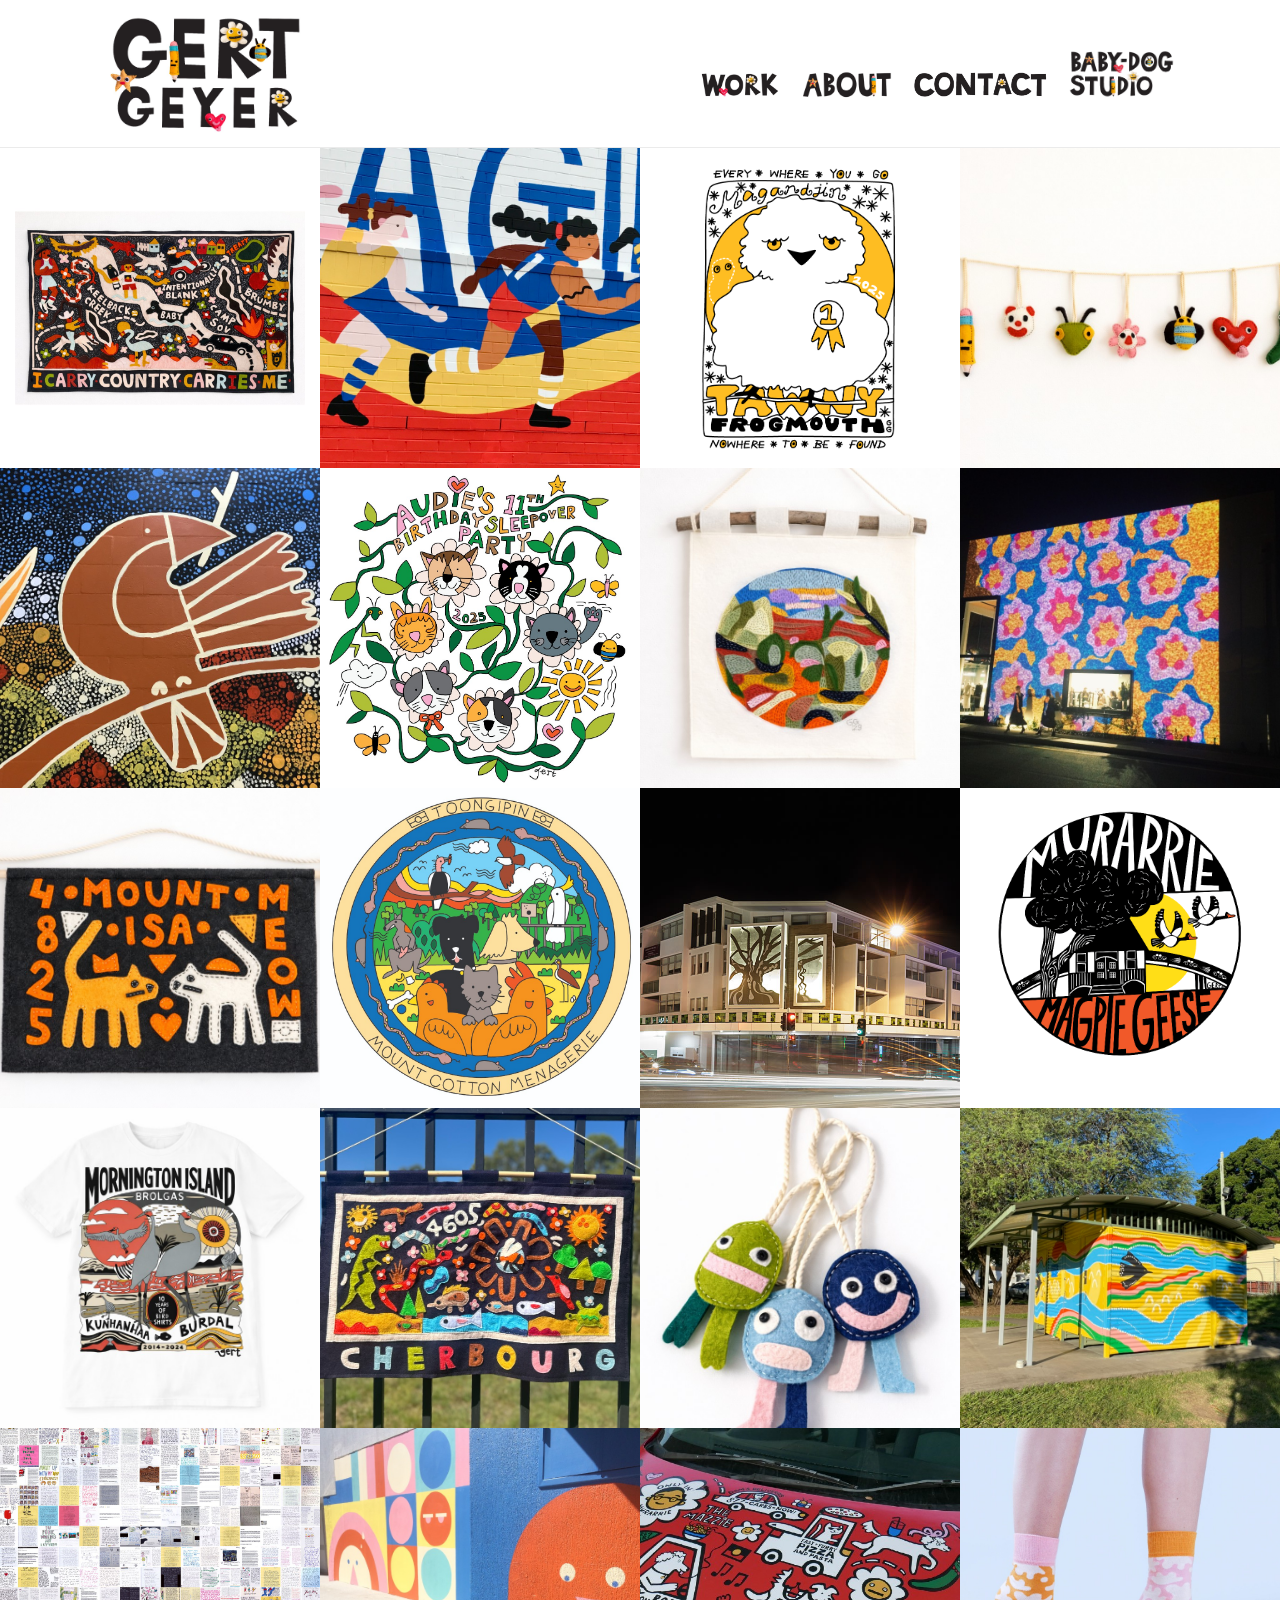
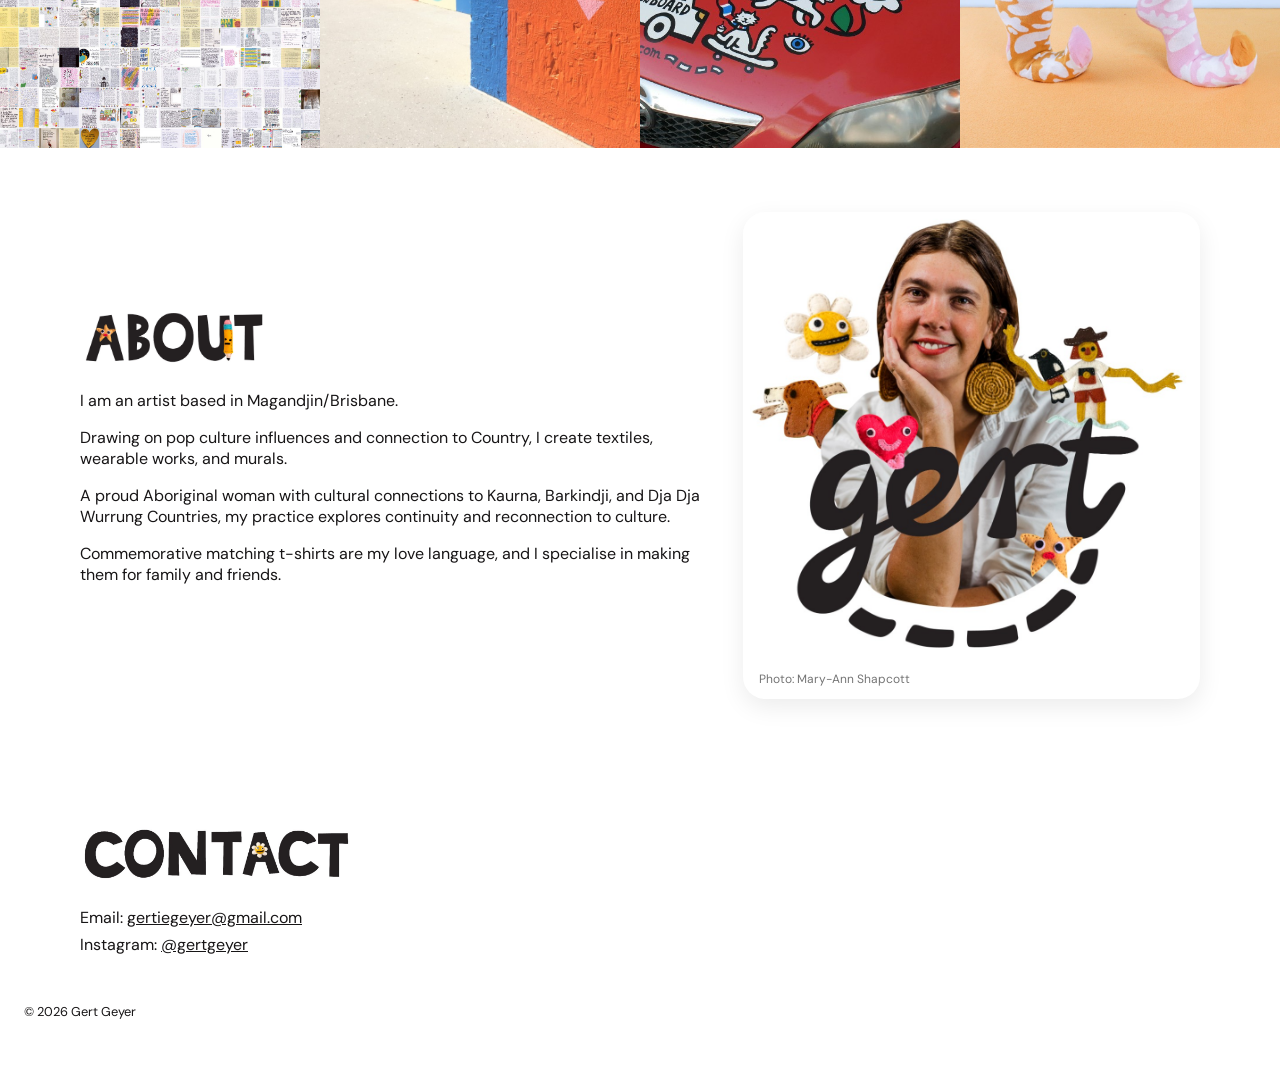
<file: index.html>
<!DOCTYPE html>
<html lang="en">
  <head>
    <meta charset="UTF-8" />
    <meta name="viewport" content="width=device-width, initial-scale=1.0" />
    <title>Gert Geyer – Portfolio</title>
    <meta
      name="description"
      content="Contemporary textile artist working across felt, murals and wearable illustration. Cultural storytelling grounded in place, colour and hand-stitched detail."
    />
    <meta
      name="keywords"
      content="textile artist, felt art, contemporary textiles, hand stitched art, fibre art, slow craft, cultural storytelling art, Australian contemporary artist, First Nations art"
    />
    <meta property="og:title" content="Gert Geyer – Portfolio" />
    <meta
      property="og:description"
      content="Contemporary textile artist working across felt, murals and wearable illustration. Cultural storytelling grounded in place, colour and hand-stitched detail."
    />
    <link rel="preconnect" href="https://fonts.googleapis.com" />
    <link rel="preconnect" href="https://fonts.gstatic.com" crossorigin />
    <link
      href="https://fonts.googleapis.com/css2?family=Baloo+2:wght@500;700&family=DM+Sans:wght@400;500;700&display=swap"
      rel="stylesheet"
    />
    <link rel="stylesheet" href="styles.css" />
    <link rel="icon" type="image/png" href="assets/favicon.png" sizes="32x32" />
  </head>
  <body>
    <header class="site-header">
      <div class="site-header__inner">
        <a href="index.html" class="site-logo"><img src="assets/gert-geyer-logo.png" alt="Gert Geyer" class="site-logo__img" /></a>
        <nav class="site-nav">
          <a href="#work" class="site-nav__link"><img src="assets/section-work.png" alt="Work" class="site-nav__img" /></a>
          <a href="#about" class="site-nav__link"><img src="assets/section-about.png" alt="About" class="site-nav__img" /></a>
          <a href="#contact" class="site-nav__link"><img src="assets/section-contact.png" alt="Contact" class="site-nav__img" /></a>
          <a href="baby-dog-studio.html" class="site-nav__link"><img src="assets/baby-dog-studio-nav.png" alt="Baby Dog Studio" class="site-nav__img site-nav__img--baby-dog" /></a>
        </nav>
      </div>
    </header>

    <main>
      <!-- Mixed work grid (Craig & Karl style) -->
      <section id="work" class="work-grid">
        <div class="work-grid__inner">
          <article class="work-cell">
            <img src="assets/i-carry-country.png" alt="I Carry Country" class="work-cell__img" />
            <div class="work-cell__caption">
              <span class="work-cell__title">I Carry Country</span>
              <span class="work-cell__date">2025</span>
            </div>
          </article>
          <article class="work-cell">
            <img src="assets/gender-equity-mural-2018.png" alt="Gender equity mural" class="work-cell__img" />
            <div class="work-cell__caption">
              <span class="work-cell__title">Gender equity mural</span>
              <span class="work-cell__date">North Melbourne · 2018</span>
            </div>
          </article>
          <article class="work-cell">
            <img src="assets/magandjin-tawny-frogmouth-2025.png" alt="Magandjin Tawny Frogmouth" class="work-cell__img" />
            <div class="work-cell__caption">
              <span class="work-cell__title">Magandjin Tawny Frogmouth</span>
              <span class="work-cell__date">2025</span>
            </div>
          </article>
          <article class="work-cell">
            <img src="assets/felt-charms.png" alt="Felt charms" class="work-cell__img" />
            <div class="work-cell__caption">
              <span class="work-cell__title">Felt charms</span>
              <span class="work-cell__date">2026</span>
            </div>
          </article>
          <article class="work-cell">
            <img src="assets/cherbourg-sports-complex-2021.png" alt="Cherbourg sports complex mural" class="work-cell__img" />
            <div class="work-cell__caption">
              <span class="work-cell__title">Cherbourg sports complex mural</span>
              <span class="work-cell__date">Cherbourg · 2021</span>
            </div>
          </article>
          <article class="work-cell">
            <img src="assets/audies-sleepover-2025.png" alt="Audie's sleepover" class="work-cell__img" />
            <div class="work-cell__caption">
              <span class="work-cell__title">Audie's sleepover</span>
              <span class="work-cell__date">2025</span>
            </div>
          </article>
          <article class="work-cell">
            <img src="assets/felt-landscape-arrente-2023.png" alt="Felt landscape, Arrente Country" class="work-cell__img" />
            <div class="work-cell__caption">
              <span class="work-cell__title">Felt landscape, Arrente Country</span>
              <span class="work-cell__date">2023</span>
            </div>
          </article>
          <article class="work-cell">
            <img src="assets/entangled-projection-2015.png" alt="Animated digital projection" class="work-cell__img" />
            <div class="work-cell__caption">
              <span class="work-cell__title">Animated digital projection (still)</span>
              <span class="work-cell__date">Fortitude Valley · 2015</span>
            </div>
          </article>
          <article class="work-cell">
            <img src="assets/mount-isa-cats-2026.png" alt="Mount Isa cat wall hanging" class="work-cell__img" />
            <div class="work-cell__caption">
              <span class="work-cell__title">Mount Isa cat wall hanging</span>
              <span class="work-cell__date">2026</span>
            </div>
          </article>
          <article class="work-cell">
            <img src="assets/mount-cotton-menagerie-2019.png" alt="Mount Cotton menagerie" class="work-cell__img" />
            <div class="work-cell__caption">
              <span class="work-cell__title">Mount Cotton menagerie</span>
              <span class="work-cell__date">2019</span>
            </div>
          </article>
          <article class="work-cell">
            <img src="assets/figtree-2014.png" alt="Figtree" class="work-cell__img" />
            <div class="work-cell__caption">
              <span class="work-cell__title">Figtree</span>
              <span class="work-cell__date">Fortitude Valley · 2014</span>
            </div>
          </article>
          <article class="work-cell">
            <img src="assets/murarrie-magpie-geese-2020.png" alt="Murarrie magpie geese, digital illustration" class="work-cell__img" />
            <div class="work-cell__caption">
              <span class="work-cell__title">Murarrie magpie geese</span>
              <span class="work-cell__date">digital illustration · 2020</span>
            </div>
          </article>
          <article class="work-cell">
            <img src="assets/mornington-island-brolgas-2024.png" alt="Mornington Island Brolgas" class="work-cell__img" />
            <div class="work-cell__caption">
              <span class="work-cell__title">Mornington Island Brolgas</span>
              <span class="work-cell__date">2024</span>
            </div>
          </article>
          <article class="work-cell">
            <img src="assets/cherbourg-collaborative-felt-work-2026.png" alt="Cherbourg collaborative felt work, 2026" class="work-cell__img" />
            <div class="work-cell__caption">
              <span class="work-cell__title">Cherbourg collaborative felt work</span>
              <span class="work-cell__date">2026</span>
            </div>
          </article>
          <article class="work-cell">
            <img src="assets/felt-charms-2025.png" alt="Felt charms" class="work-cell__img" />
            <div class="work-cell__caption">
              <span class="work-cell__title">Felt charms</span>
              <span class="work-cell__date">2025</span>
            </div>
          </article>
          <article class="work-cell">
            <img src="assets/musgrave-park-mural-2022.png" alt="Musgrave Park mural with Shaniah Thomason" class="work-cell__img" />
            <div class="work-cell__caption">
              <span class="work-cell__title">Musgrave Park mural with Shaniah Thomason</span>
              <span class="work-cell__date">2022</span>
            </div>
          </article>
          <article class="work-cell">
            <img src="assets/260-letters-2015.png" alt="260 letters, mixed media" class="work-cell__img" />
            <div class="work-cell__caption">
              <span class="work-cell__title">260 letters</span>
              <span class="work-cell__date">mixed media · 2015</span>
            </div>
          </article>
          <article class="work-cell">
            <img src="assets/pacific-fair-mural-2016.png" alt="Pacific Fair mural" class="work-cell__img" />
            <div class="work-cell__caption">
              <span class="work-cell__title">Pacific Fair mural</span>
              <span class="work-cell__date">2016</span>
            </div>
          </article>
          <article class="work-cell">
            <img src="assets/the-mazzie-bonnet-2025.png" alt="The Mazzie — bonnet artwork on a red Mazda 2" class="work-cell__img" />
            <div class="work-cell__caption">
              <span class="work-cell__title">The Mazzie</span>
              <span class="work-cell__date">bonnet artwork · 2026</span>
            </div>
          </article>
          <article class="work-cell">
            <img src="assets/sock-design-odd-pears-2017.png" alt="Sock design, Odd Pears collaboration" class="work-cell__img" />
            <div class="work-cell__caption">
              <span class="work-cell__title">Sock design, Odd Pears collaboration</span>
              <span class="work-cell__date">2017</span>
            </div>
          </article>
        </div>
      </section>

      <!-- About -->
      <section id="about" class="section section--light">
        <div class="section__inner section__inner--about">
          <div class="about__text">
            <div class="section-title">
              <img src="assets/section-about.png" alt="About" class="section-title__img" />
            </div>
            <p>
              I am an artist based in Magandjin/Brisbane.
            </p>
            <p>
              Drawing on pop culture influences and connection to Country, I
              create textiles, wearable works, and murals.
            </p>
            <p>
              A proud Aboriginal woman with cultural connections to Kaurna,
              Barkindji, and Dja Dja Wurrung Countries, my practice explores
              continuity and reconnection to culture.
            </p>
            <p>
              Commemorative matching t-shirts are my love language, and I
              specialise in making them for family and friends.
            </p>
          </div>
          <figure class="about__portrait">
            <img
              src="assets/about-self-portrait.png"
              alt="Gert Geyer portrait with felt cutouts and creatures."
            />
            <figcaption class="about__credit">Photo: Mary-Ann Shapcott</figcaption>
          </figure>
        </div>
      </section>

      <!-- Contact & Footer -->
      <section id="contact" class="section section--contact">
        <div class="section__inner">
          <div class="section-title">
            <img src="assets/section-contact.png" alt="Contact" class="section-title__img" />
          </div>
          <ul class="contact-list">
            <li>
              Email:
              <a href="mailto:gertiegeyer@gmail.com">gertiegeyer@gmail.com</a>
            </li>
            <li>
              Instagram:
              <a href="https://instagram.com/gertgeyer" target="_blank" rel="noreferrer">@gertgeyer</a>
            </li>
          </ul>
        </div>
        <footer class="site-footer">
          <span>© <span id="year"></span> Gert Geyer</span>
        </footer>
      </section>
    </main>

    <script src="main.js"></script>
  </body>
</html>
</file>
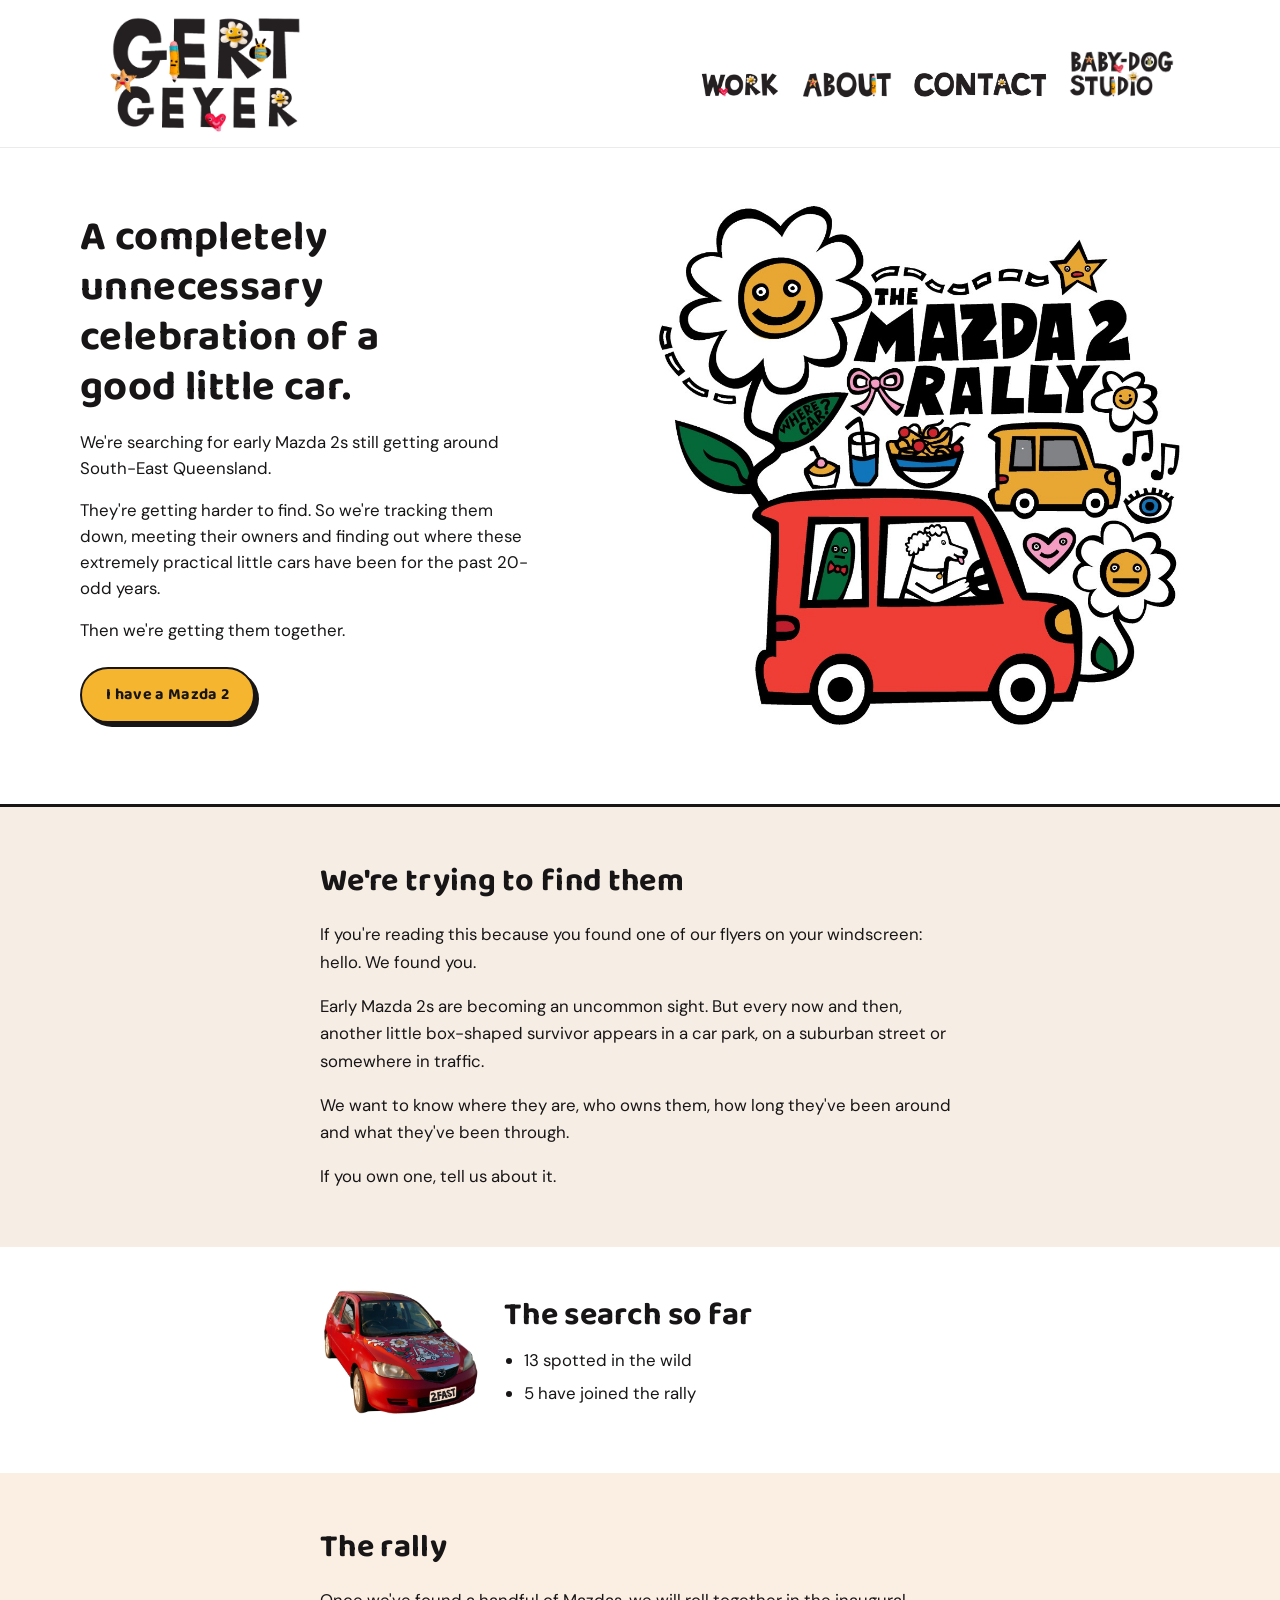
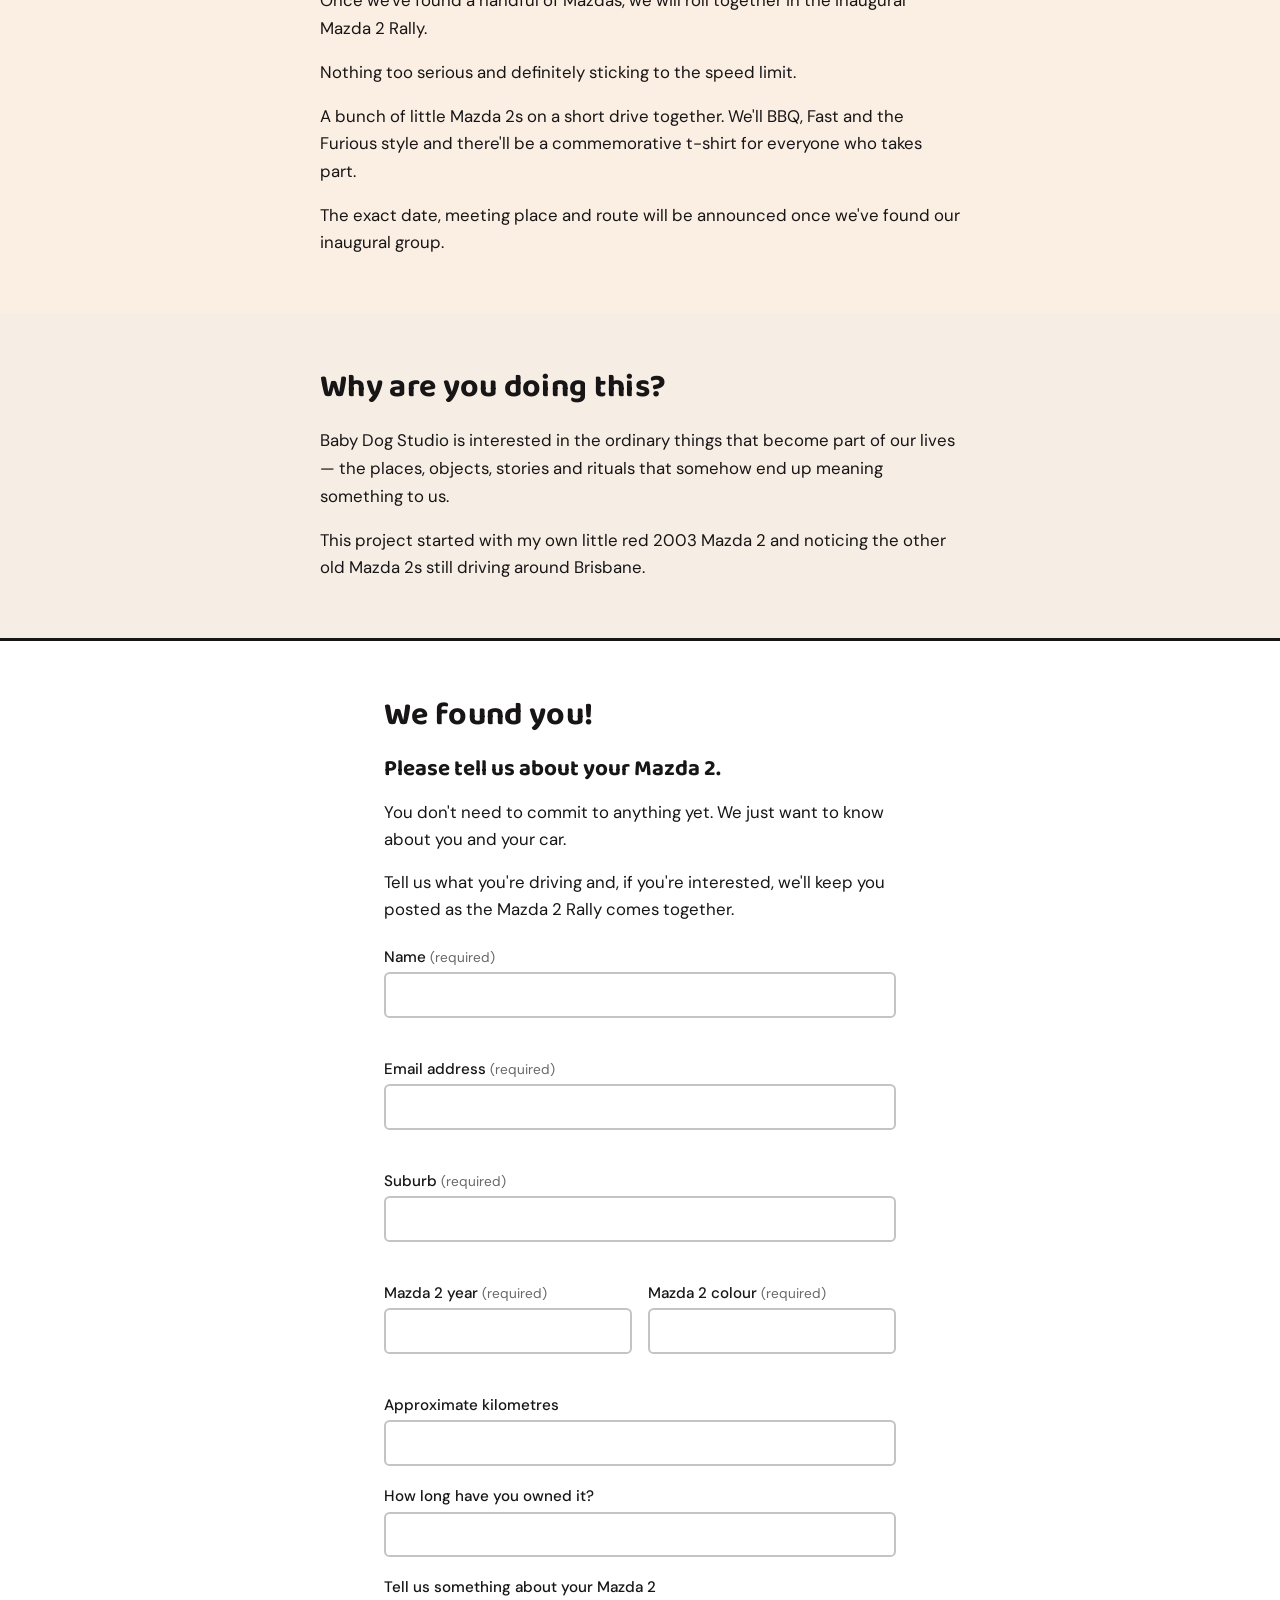
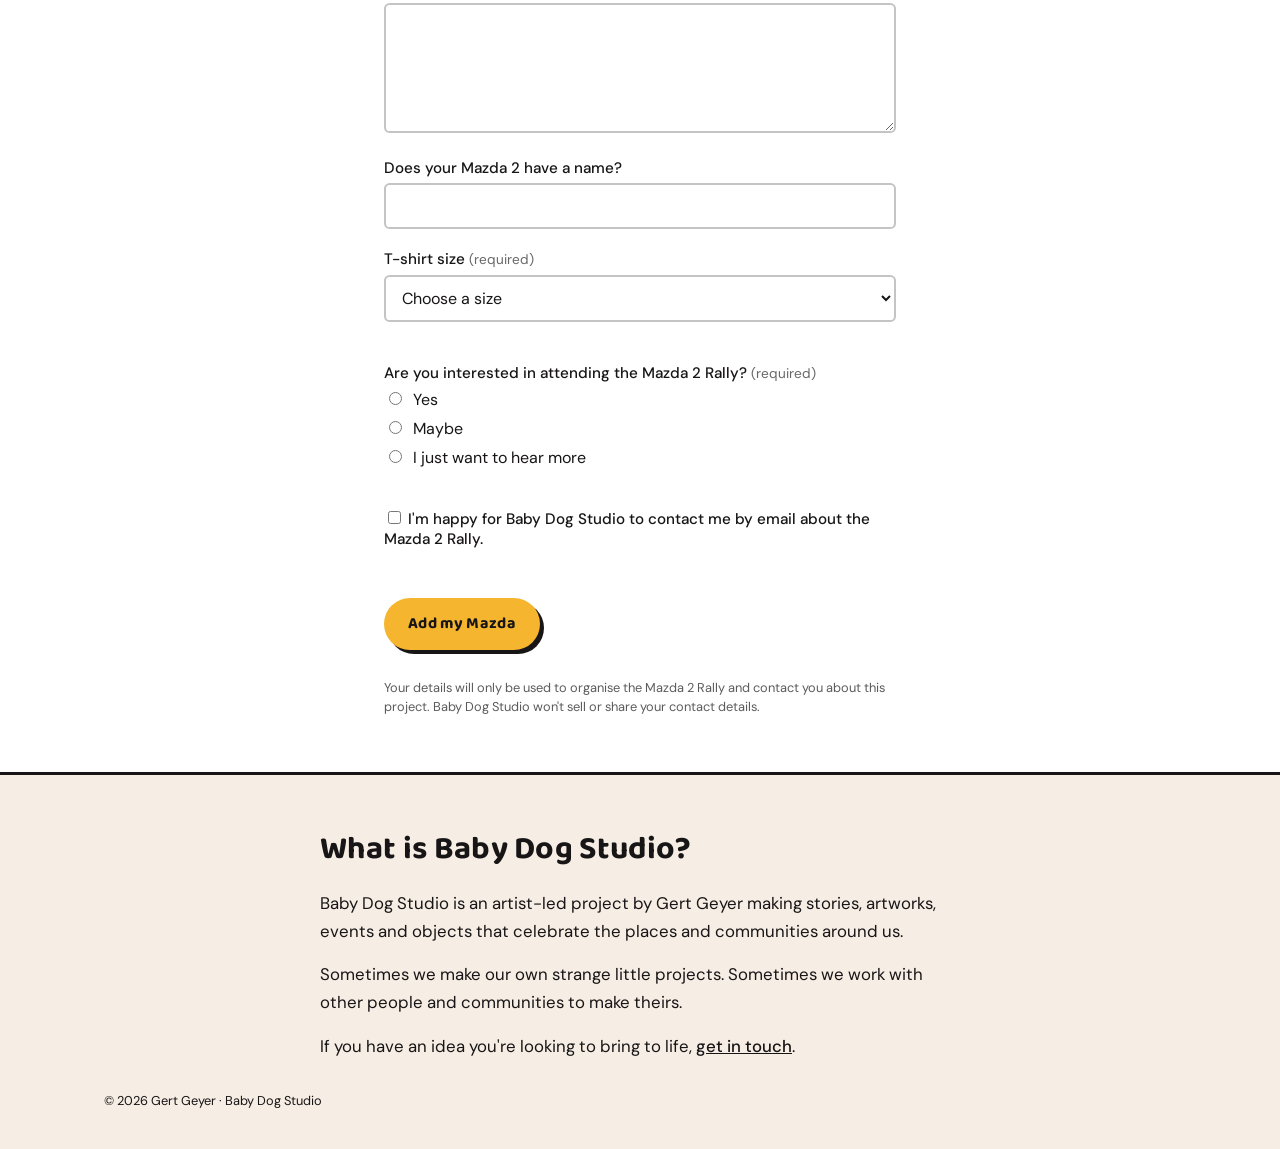
<file: baby-dog-studio.html>
<!DOCTYPE html>
<html lang="en">
  <head>
    <meta charset="UTF-8" />
    <meta name="viewport" content="width=device-width, initial-scale=1.0" />
    <title>Baby Dog Studio | Gert Geyer</title>
    <meta
      name="description"
      content="Baby Dog Studio is searching for early Mazda 2s still driving around South-East Queensland — tracking them down, meeting their owners, and bringing them together for the inaugural Mazda 2 Rally."
    />
    <link rel="preconnect" href="https://fonts.googleapis.com" />
    <link rel="preconnect" href="https://fonts.gstatic.com" crossorigin />
    <link
      href="https://fonts.googleapis.com/css2?family=Baloo+2:wght@500;700&family=DM+Sans:wght@400;500;700&display=swap"
      rel="stylesheet"
    />
    <link rel="stylesheet" href="styles.css" />
    <link rel="icon" type="image/png" href="assets/favicon.png" sizes="32x32" />
  </head>
  <body>
    <header class="site-header">
      <div class="site-header__inner">
        <a href="index.html" class="site-logo"><img src="assets/gert-geyer-logo.png" alt="Gert Geyer" class="site-logo__img" /></a>
        <nav class="site-nav" aria-label="Main">
          <a href="index.html#work" class="site-nav__link"><img src="assets/section-work.png" alt="Work" class="site-nav__img" /></a>
          <a href="index.html#about" class="site-nav__link"><img src="assets/section-about.png" alt="About" class="site-nav__img" /></a>
          <a href="index.html#contact" class="site-nav__link"><img src="assets/section-contact.png" alt="Contact" class="site-nav__img" /></a>
          <a href="baby-dog-studio.html" class="site-nav__link" aria-current="page"><img src="assets/baby-dog-studio-nav.png" alt="Baby Dog Studio" class="site-nav__img site-nav__img--baby-dog" /></a>
        </nav>
      </div>
    </header>

    <main class="bds" id="main-content">
      <!-- HERO — edit intro copy in .bds-editable blocks -->
      <section class="bds-hero" aria-labelledby="bds-hero-lede">
        <div class="bds-hero__inner">
          <div class="bds-hero__copy">
            <div class="bds-editable">
              <h1 class="bds-hero__lede" id="bds-hero-lede">
                A completely unnecessary celebration of a good little car.
              </h1>
              <p>
                We're searching for early Mazda 2s still getting around
                South-East Queensland.
              </p>
              <p>
                They're getting harder to find. So we're tracking them down,
                meeting their owners and finding out where these extremely
                practical little cars have been for the past 20-odd years.
              </p>
              <p>Then we're getting them together.</p>
            </div>
            <a class="bds-btn" href="#join-the-rally">I have a Mazda 2</a>
          </div>
          <figure class="bds-hero__media">
            <img
              class="bds-hero__img"
              src="assets/mazda-2-rally-hero.png"
              alt="The Mazda 2 Rally — illustration of a red Mazda 2 with a fluffy dog at the wheel and whimsical details."
              width="1024"
              height="1014"
              loading="eager"
              decoding="async"
            />
          </figure>
        </div>
      </section>

      <!-- THE SEARCH -->
      <section class="bds-section" aria-labelledby="search-heading">
        <div class="bds-section__inner bds-prose">
          <h2 class="bds-section__heading" id="search-heading">
            We're trying to find them
          </h2>
          <div class="bds-editable">
            <p>
              If you're reading this because you found one of our flyers on your
              windscreen: hello. We found you.
            </p>
            <p>
              Early Mazda 2s are becoming an uncommon sight. But every now and
              then, another little box-shaped survivor appears in a car park, on
              a suburban street or somewhere in traffic.
            </p>
            <p>
              We want to know where they are, who owns them, how long they've
              been around and what they've been through.
            </p>
            <p>If you own one, tell us about it.</p>
          </div>
        </div>
      </section>

      <!-- SEARCH COUNTER — edit the two list items below -->
      <section class="bds-section bds-section--counter" aria-labelledby="search-counter-heading">
        <div class="bds-section__inner bds-search-counter">
          <img
            class="bds-search-counter__img"
            src="assets/mazda-etch-explosion.png"
            alt=""
            width="1024"
            height="684"
            aria-hidden="true"
          />
          <div class="bds-search-counter__text">
            <h2 class="bds-section__heading" id="search-counter-heading">
              The search so far
            </h2>
            <ul class="bds-search-counter__list">
              <li>13 spotted in the wild</li>
              <li>5 have joined the rally</li>
            </ul>
          </div>
        </div>
      </section>

      <!-- THE RALLY -->
      <section class="bds-section bds-section--warm" aria-labelledby="rally-heading">
        <div class="bds-section__inner bds-prose">
          <h2 class="bds-section__heading" id="rally-heading">
            The rally
          </h2>
          <div class="bds-editable">
            <p>
              Once we've found a handful of Mazdas, we will roll together in the
              inaugural Mazda 2 Rally.
            </p>
            <p>
              Nothing too serious and definitely sticking to the speed limit.
            </p>
            <p>
              A bunch of little Mazda 2s on a short drive together. We'll BBQ,
              Fast and the Furious style and there'll be a commemorative
              t-shirt for everyone who takes part.
            </p>
            <p>
              The exact date, meeting place and route will be announced once
              we've found our inaugural group.
            </p>
          </div>
        </div>
      </section>

      <!-- WHY -->
      <section class="bds-section" aria-labelledby="why-heading">
        <div class="bds-section__inner bds-prose">
          <h2 class="bds-section__heading" id="why-heading">
            Why are you doing this?
          </h2>
          <div class="bds-editable">
            <p>
              Baby Dog Studio is interested in the ordinary things that become
              part of our lives — the places, objects, stories and rituals that
              somehow end up meaning something to us.
            </p>
            <p>
              This project started with my own little red 2003 Mazda 2 and
              noticing the other old Mazda 2s still driving around Brisbane.
            </p>
          </div>
        </div>
      </section>

      <!-- REGISTRATION -->
      <section
        class="bds-section bds-section--form"
        id="join-the-rally"
        aria-labelledby="join-heading"
      >
        <div class="bds-section__inner bds-form-wrap">
          <div class="bds-form__header">
            <h2 class="bds-section__heading" id="join-heading">We found you!</h2>
            <p class="bds-form__subheading">Please tell us about your Mazda 2.</p>
            <div class="bds-form__intro bds-editable">
              <p>
                You don't need to commit to anything yet. We just want to know
                about you and your car.
              </p>
              <p>
                Tell us what you're driving and, if you're interested, we'll
                keep you posted as the Mazda 2 Rally comes together.
              </p>
            </div>
          </div>

          <div
            class="bds-form__status"
            id="rally-form-status"
            role="status"
            aria-live="polite"
          ></div>

          <div class="bds-success" id="rally-success" hidden tabindex="-1">
            <h3 class="bds-success__title">We found another one.</h3>
            <p>Your Mazda 2 is officially part of the search.</p>
            <p>
              We'll be in touch as we find more cars and start putting the
              inaugural Mazda 2 Rally together.
            </p>
            <p>
              In the meantime, if you see another early Mazda 2 in the wild,
              tell them we're looking for them.
            </p>
          </div>

          <form class="bds-form" id="rally-form" novalidate>
            <div class="bds-form__honeypot" aria-hidden="true">
              <label for="rally-website">Website</label>
              <input
                type="text"
                id="rally-website"
                name="website"
                tabindex="-1"
                autocomplete="off"
              />
            </div>

            <div class="bds-form__field">
              <label for="rally-name">Name <span class="bds-required">(required)</span></label>
              <input
                type="text"
                id="rally-name"
                name="name"
                required
                autocomplete="name"
              />
              <span class="bds-form__error" id="rally-name-error"></span>
            </div>

            <div class="bds-form__field">
              <label for="rally-email">Email address <span class="bds-required">(required)</span></label>
              <input
                type="email"
                id="rally-email"
                name="email"
                required
                autocomplete="email"
                inputmode="email"
              />
              <span class="bds-form__error" id="rally-email-error"></span>
            </div>

            <div class="bds-form__field">
              <label for="rally-suburb">Suburb <span class="bds-required">(required)</span></label>
              <input
                type="text"
                id="rally-suburb"
                name="suburb"
                required
                autocomplete="address-level2"
              />
              <span class="bds-form__error" id="rally-suburb-error"></span>
            </div>

            <div class="bds-form__row">
              <div class="bds-form__field">
                <label for="rally-year">Mazda 2 year <span class="bds-required">(required)</span></label>
                <input
                  type="text"
                  id="rally-year"
                  name="mazda_year"
                  required
                  inputmode="numeric"
                  autocomplete="off"
                />
                <span class="bds-form__error" id="rally-year-error"></span>
              </div>
              <div class="bds-form__field">
                <label for="rally-colour">Mazda 2 colour <span class="bds-required">(required)</span></label>
                <input
                  type="text"
                  id="rally-colour"
                  name="mazda_colour"
                  required
                  autocomplete="off"
                />
                <span class="bds-form__error" id="rally-colour-error"></span>
              </div>
            </div>

            <div class="bds-form__field">
              <label for="rally-km">Approximate kilometres</label>
              <input
                type="text"
                id="rally-km"
                name="kilometres"
                autocomplete="off"
              />
            </div>

            <div class="bds-form__field">
              <label for="rally-owned">How long have you owned it?</label>
              <input
                type="text"
                id="rally-owned"
                name="owned_duration"
                autocomplete="off"
              />
            </div>

            <div class="bds-form__field">
              <label for="rally-story">Tell us something about your Mazda 2</label>
              <textarea
                id="rally-story"
                name="mazda_story"
                rows="5"
              ></textarea>
            </div>

            <div class="bds-form__field">
              <label for="rally-mazda-name">Does your Mazda 2 have a name?</label>
              <input
                type="text"
                id="rally-mazda-name"
                name="mazda_name"
                autocomplete="off"
              />
            </div>

            <div class="bds-form__field">
              <label for="rally-shirt">T-shirt size <span class="bds-required">(required)</span></label>
              <select id="rally-shirt" name="tshirt_size" required>
                <option value="">Choose a size</option>
                <option value="XS">XS</option>
                <option value="S">S</option>
                <option value="M">M</option>
                <option value="L">L</option>
                <option value="XL">XL</option>
                <option value="2XL">2XL</option>
                <option value="3XL">3XL</option>
              </select>
              <span class="bds-form__error" id="rally-shirt-error"></span>
            </div>

            <fieldset class="bds-form__fieldset">
              <legend>
                Are you interested in attending the Mazda 2 Rally?
                <span class="bds-required">(required)</span>
              </legend>
              <div class="bds-form__radios">
                <label class="bds-form__radio">
                  <input type="radio" name="attendance" value="Yes" required />
                  Yes
                </label>
                <label class="bds-form__radio">
                  <input type="radio" name="attendance" value="Maybe" />
                  Maybe
                </label>
                <label class="bds-form__radio">
                  <input type="radio" name="attendance" value="I just want to hear more" />
                  I just want to hear more
                </label>
              </div>
              <span class="bds-form__error" id="rally-attendance-error"></span>
            </fieldset>

            <div class="bds-form__field bds-form__field--checkbox">
              <label class="bds-form__checkbox">
                <input
                  type="checkbox"
                  id="rally-consent"
                  name="email_consent"
                  value="yes"
                  required
                />
                I'm happy for Baby Dog Studio to contact me by email about the
                Mazda 2 Rally.
              </label>
              <span class="bds-form__error" id="rally-consent-error"></span>
            </div>

            <button type="submit" class="bds-btn bds-btn--submit" id="rally-submit">
              Add my Mazda
            </button>
          </form>

          <p class="bds-form__privacy">
            Your details will only be used to organise the Mazda 2 Rally and
            contact you about this project. Baby Dog Studio won't sell or share
            your contact details.
          </p>
        </div>
      </section>

      <!-- ABOUT BABY DOG STUDIO -->
      <section class="bds-section bds-section--about" aria-labelledby="what-is-heading">
        <div class="bds-section__inner bds-prose">
          <h2 class="bds-section__heading" id="what-is-heading">
            What is Baby Dog Studio?
          </h2>
          <div class="bds-editable">
            <p>
              Baby Dog Studio is an artist-led project by Gert Geyer making
              stories, artworks, events and objects that celebrate the places
              and communities around us.
            </p>
            <p>
              Sometimes we make our own strange little projects. Sometimes we
              work with other people and communities to make theirs.
            </p>
            <p>
              If you have an idea you're looking to bring to life,
              <a href="index.html#contact">get in touch</a>.
            </p>
          </div>
        </div>
      </section>

      <footer class="site-footer bds-footer">
        <span>© <span id="year"></span> Gert Geyer · Baby Dog Studio</span>
      </footer>
    </main>

    <script src="main.js"></script>
    <script src="baby-dog-studio.js"></script>
  </body>
</html>
</file>
<file: styles.css>
:root {
  /* Warm cream background, charcoal ink, and tapestry accents */
  --bg: #f6ede4;
  --ink: #171516;
  --accent-textiles: #b54832; /* rust red */
  --accent-wearables: #87b9b5; /* soft teal */
  --accent-murals: #f5b52e; /* mustard */
  --font-display: "Baloo 2", system-ui, -apple-system, BlinkMacSystemFont,
    "Helvetica Neue", sans-serif;
  --font-body: "DM Sans", system-ui, -apple-system, BlinkMacSystemFont,
    "Helvetica Neue", sans-serif;
}

*,
*::before,
*::after {
  box-sizing: border-box;
}

html {
  scroll-behavior: smooth;
}

body {
  margin: 0;
  font-family: var(--font-body);
  color: var(--ink);
  background:
    radial-gradient(circle at 0 0, #fff7f0 0, transparent 55%),
    radial-gradient(circle at 100% 0, #f9d9c5 0, transparent 55%),
    var(--bg);
}

.site-header {
  position: sticky;
  top: 0;
  z-index: 10;
  background: #fff;
  border-bottom: 1px solid rgba(0, 0, 0, 0.08);
}

.site-header__inner {
  max-width: 1120px;
  margin: 0 auto;
  padding: 0.8rem 1.5rem;
  display: flex;
  align-items: center;
  justify-content: space-between;
  gap: 1.5rem;
}

.site-logo {
  display: block;
  text-decoration: none;
  line-height: 0;
}

.site-logo__img {
  display: block;
  height: 7.6rem;
  width: auto;
}

.site-nav {
  display: flex;
  gap: 1.25rem;
  flex-wrap: wrap;
  align-items: flex-end;
}

.site-nav__link {
  display: block;
  text-decoration: none;
  line-height: 0;
  transition: transform 160ms ease-out, opacity 160ms ease-out;
}

.site-nav__link:hover {
  transform: translateY(-2px);
  opacity: 0.85;
}

.site-nav__img {
  display: block;
  height: 1.75rem;
  width: auto;
}

.site-nav__img--baby-dog {
  height: calc(2.15rem * 1.2 * 1.25);
}

.site-nav__link--text {
  font-family: var(--font-display);
  font-weight: 700;
  font-size: 1rem;
  line-height: 1.75rem;
  color: var(--ink);
  align-self: center;
}

.site-nav__link--text[aria-current="page"] {
  text-decoration: underline;
  text-underline-offset: 0.25em;
}

/* Mixed work grid (Craig & Karl style) */
.work-grid {
  padding: 0;
  background: #fff;
}

.work-grid__inner {
  display: grid;
  grid-template-columns: repeat(4, 1fr);
  gap: 0;
}

.work-cell {
  position: relative;
  aspect-ratio: 1;
  overflow: hidden;
}

.work-cell__img {
  display: block;
  width: 100%;
  height: 100%;
  object-fit: cover;
}

.work-cell--white-bg {
  background: #fff;
}

.work-cell--white-bg .work-cell__img {
  object-fit: contain;
}


.work-cell__caption {
  position: absolute;
  inset: 0;
  background: rgba(22, 21, 22, 0.75);
  color: #fff;
  display: flex;
  flex-direction: column;
  align-items: center;
  justify-content: center;
  padding: 1rem;
  text-align: center;
  opacity: 0;
  transition: opacity 0.25s ease;
}

.work-cell:hover .work-cell__caption {
  opacity: 1;
}

@media (hover: none) {
  .work-cell__caption {
    opacity: 0.85;
    background: rgba(22, 21, 22, 0.7);
  }
}

.work-cell__title {
  font-family: var(--font-display);
  font-size: clamp(1rem, 2vw, 1.35rem);
  font-weight: 700;
  line-height: 1.2;
}

.work-cell__date {
  font-size: 0.9rem;
  margin-top: 0.35rem;
  opacity: 0.9;
}

.section {
  padding: 4rem 1.5rem;
}

.section--light {
  background: #fff;
}

.section__inner {
  max-width: 1120px;
  margin: 0 auto;
}

.section__inner--about {
  display: grid;
  grid-template-columns: minmax(0, 3fr) minmax(0, 2.2fr);
  gap: 2.5rem;
  align-items: center;
}

.about__portrait {
  margin: 0;
  border-radius: 1.4rem;
  overflow: hidden;
  background: #fff;
  box-shadow: 0 8px 24px rgba(0, 0, 0, 0.08);
  height: 100%;
  display: flex;
  flex-direction: column;
  transition: box-shadow 0.4s ease, transform 0.4s ease;
}

.about__portrait:hover {
  box-shadow: 0 12px 32px rgba(0, 0, 0, 0.12);
  transform: translateY(-2px);
}

.about__portrait img {
  display: block;
  width: 100%;
  flex: 1;
  min-height: 0;
  object-fit: cover;
  object-position: center;
  transition: transform 0.5s ease;
}

.about__portrait:hover img {
  transform: scale(1.03);
}

.about__credit {
  margin: 0;
  padding: 0.5rem 1rem 0.75rem;
  font-size: 0.75rem;
  color: rgba(0, 0, 0, 0.55);
  font-style: normal;
}

.section-title {
  margin: 0 0 1.5rem;
}

.section-title__img {
  display: block;
  height: clamp(2.5rem, 5vw, 3.5rem);
  width: auto;
}

.section h2 {
  font-size: clamp(1.8rem, 3vw, 2.4rem);
  margin: 0 0 0.5rem;
  font-family: var(--font-display);
  letter-spacing: 0.01em;
}

.section__tagline {
  margin: 0 0 2rem;
  max-width: 34rem;
}

.hero {
  min-height: 80vh;
  display: flex;
  align-items: center;
}

.hero__content {
  max-width: 1120px;
  margin: 0 auto;
  display: grid;
  grid-template-columns: minmax(0, 2.2fr) minmax(0, 3fr);
  gap: 2.5rem;
}

.hero__intro h1 {
  font-size: clamp(2.8rem, 5.4vw, 3.9rem);
  margin: 0 0 1rem;
  font-family: var(--font-display);
  letter-spacing: 0.01em;
}

.hero__intro p {
  max-width: 26rem;
  margin: 0;
}

.hero__doors {
  display: grid;
  grid-template-columns: repeat(2, minmax(0, 1fr));
  grid-auto-rows: 150px;
  gap: 1rem;
}

@keyframes float {
  0% {
    transform: translateY(0);
  }
  50% {
    transform: translateY(-4px);
  }
  100% {
    transform: translateY(0);
  }
}

.door {
  position: relative;
  padding: 1.25rem;
  border-radius: 1.5rem;
  text-decoration: none;
  color: var(--ink);
  overflow: hidden;
  display: flex;
  flex-direction: column;
  justify-content: space-between;
  box-shadow: 0 10px 25px rgba(0, 0, 0, 0.09);
  transform-origin: center;
  transition: transform 200ms ease-out, box-shadow 200ms ease-out,
    translate 200ms ease-out;
}

.door::before {
  content: "";
  position: absolute;
  inset: 0;
  background-image: radial-gradient(circle at 10% 20%, #ffffff55 0, transparent),
    radial-gradient(circle at 80% 0, #ffffff55 0, transparent);
  opacity: 0.6;
  mix-blend-mode: screen;
  pointer-events: none;
}

.door__label {
  font-size: 1.4rem;
  font-weight: 700;
  z-index: 1;
}

.door__hint {
  font-size: 0.85rem;
  opacity: 0.9;
  z-index: 1;
}

.door--textiles {
  background: var(--accent-textiles);
  animation: float 8s ease-in-out infinite;
}

.door--wearables {
  background: var(--accent-wearables);
  animation: float 9s ease-in-out infinite;
}

.door--murals {
  background: var(--accent-murals);
  animation: float 10s ease-in-out infinite;
}

.door:hover {
  transform: translateY(-4px) scale(1.02);
  box-shadow: 0 18px 40px rgba(0, 0, 0, 0.16);
}

.section--grid {
  background: #fbeee2;
}

.section--grid .section__inner {
  position: relative;
}

.section--grid .section__inner::before {
  content: attr(data-label);
  position: absolute;
  top: -1.8rem;
  right: 0;
  font-family: var(--font-display);
  font-size: clamp(2.8rem, 7vw, 4rem);
  letter-spacing: 0.04em;
  color: rgba(0, 0, 0, 0.03);
  pointer-events: none;
}

.grid {
  display: grid;
  grid-template-columns: repeat(3, minmax(0, 1fr));
  gap: 1.2rem;
}

.grid-item {
  border-radius: 1.2rem;
  min-height: 180px;
  display: flex;
  align-items: center;
  justify-content: center;
  text-align: center;
  padding: 1rem;
  background: #f4c0a4;
}

.grid-item--wide {
  grid-column: span 2;
}

.grid-item--feature {
  flex-direction: column;
  align-items: stretch;
  padding: 0;
  background: transparent;
}

.grid-item__image {
  width: 100%;
  display: block;
  border-radius: 1.2rem 1.2rem 0 0;
}

.grid-item__caption {
  padding: 0.9rem 1rem;
  background: #f4c0a4;
  border-radius: 0 0 1.2rem 1.2rem;
  text-align: left;
  font-size: 0.85rem;
  line-height: 1.4;
}

.grid-item__title {
  display: block;
  font-weight: 600;
}

.grid-item__meta {
  display: block;
  opacity: 0.85;
}

.placeholder {
  background: repeating-linear-gradient(
      45deg,
      rgba(0, 0, 0, 0.03),
      rgba(0, 0, 0, 0.03) 6px,
      rgba(0, 0, 0, 0.02) 6px,
      rgba(0, 0, 0, 0.02) 12px
    ),
    #f4c0a4;
  color: rgba(0, 0, 0, 0.7);
  font-size: 0.9rem;
}

.section--contact {
  background: #fff;
}

.contact-list {
  list-style: none;
  padding: 0;
  margin: 1rem 0 0;
}

.contact-list li + li {
  margin-top: 0.4rem;
}

.contact-list a {
  color: var(--ink);
}

.site-footer {
  margin-top: 3rem;
  padding-top: 0;
  font-size: 0.8rem;
  display: flex;
  justify-content: space-between;
  gap: 0.5rem;
  flex-wrap: wrap;
}

/* —— Baby Dog Studio (Mazda 2 Rally page) —— */
.bds {
  background: var(--bg);
}

.bds-hero {
  padding: 3rem 1.5rem 4rem;
  background: #fff;
  border-bottom: 3px solid var(--ink);
}

.bds-hero__inner {
  max-width: 1120px;
  margin: 0 auto;
  display: grid;
  grid-template-columns: minmax(0, 1fr) minmax(0, 1.05fr);
  gap: 2.5rem 3rem;
  align-items: center;
}

.bds-hero__title {
  margin: 0 0 1rem;
  line-height: 0;
}

.bds-hero__lede {
  margin: 0 0 1rem;
  max-width: 22rem;
  font-family: var(--font-display);
  font-size: clamp(1.85rem, 4.5vw, 2.6rem);
  font-weight: 700;
  line-height: 1.2;
  letter-spacing: 0.01em;
}

.bds-hero__copy .bds-editable p {
  margin: 0 0 1rem;
  max-width: 28rem;
  font-size: 1.05rem;
  line-height: 1.55;
}

.bds-hero__copy .bds-editable p:last-child {
  margin-bottom: 1.5rem;
}

.bds-btn {
  display: inline-block;
  padding: 0.85rem 1.5rem;
  border: 2px solid var(--ink);
  border-radius: 999px;
  background: var(--accent-murals);
  color: var(--ink);
  font-family: var(--font-display);
  font-size: 1rem;
  font-weight: 700;
  letter-spacing: 0.02em;
  text-decoration: none;
  cursor: pointer;
  box-shadow: 4px 4px 0 var(--ink);
  transition: transform 120ms ease-out, box-shadow 120ms ease-out;
}

.bds-btn:hover {
  transform: translate(-2px, -2px);
  box-shadow: 6px 6px 0 var(--ink);
}

.bds-btn:focus-visible {
  outline: 3px solid var(--accent-wearables);
  outline-offset: 3px;
}

.bds-btn:disabled {
  opacity: 0.65;
  cursor: not-allowed;
  transform: none;
  box-shadow: 4px 4px 0 var(--ink);
}

.bds-hero__media {
  margin: 0;
  position: relative;
}

.bds-hero__img {
  display: block;
  width: 100%;
  height: auto;
}

.bds-section {
  padding: 3.5rem 1.5rem;
}

.bds-section--warm {
  background: #fbeee2;
}

.bds-section--form {
  background: #fff;
  border-top: 3px solid var(--ink);
  border-bottom: 3px solid var(--ink);
}

.bds-section--about {
  background: var(--bg);
  padding-bottom: 2rem;
}

.bds-section__inner {
  max-width: 40rem;
  margin: 0 auto;
}

.bds-section__heading {
  margin: 0 0 1.25rem;
  font-family: var(--font-display);
  font-size: clamp(1.5rem, 3.5vw, 2rem);
  font-weight: 700;
  letter-spacing: 0.01em;
  line-height: 1.2;
}

.bds-prose p {
  margin: 0 0 1rem;
  font-size: 1.05rem;
  line-height: 1.65;
}

.bds-prose p:last-child {
  margin-bottom: 0;
}

.bds-prose a {
  color: var(--ink);
  font-weight: 500;
}

.bds-form-wrap {
  max-width: 32rem;
}

.bds-form__subheading {
  margin: 0 0 1rem;
  font-family: var(--font-display);
  font-size: clamp(1.15rem, 2.5vw, 1.4rem);
  font-weight: 700;
  line-height: 1.25;
}

.bds-form__intro {
  margin: 0 0 1.5rem;
  font-size: 1.05rem;
}

.bds-form__intro p {
  margin: 0 0 1rem;
  line-height: 1.6;
}

.bds-form__intro p:last-child {
  margin-bottom: 0;
}

.bds-section--counter {
  padding-top: 2.5rem;
  background: #fff;
}

.bds-search-counter {
  display: flex;
  gap: 1.5rem;
  align-items: center;
  max-width: 40rem;
}

.bds-search-counter__img {
  flex-shrink: 0;
  width: 10rem;
  height: auto;
}

.bds-search-counter__text .bds-section__heading {
  margin-bottom: 0.75rem;
}

.bds-search-counter__list {
  margin: 0;
  padding-left: 1.25rem;
  font-size: 1.05rem;
  line-height: 1.6;
}

.bds-search-counter__list li + li {
  margin-top: 0.35rem;
}

.bds-form__status {
  margin-bottom: 1rem;
  font-size: 0.95rem;
}

.bds-form__status--error {
  color: #8b2e2e;
  font-weight: 500;
}

.bds-form__honeypot {
  position: absolute;
  left: -9999px;
  width: 1px;
  height: 1px;
  overflow: hidden;
}

.bds-form {
  display: flex;
  flex-direction: column;
  gap: 1.25rem;
}

.bds-form__row {
  display: grid;
  grid-template-columns: 1fr 1fr;
  gap: 1rem;
}

.bds-form__field label,
.bds-form__fieldset legend {
  display: block;
  margin-bottom: 0.35rem;
  font-weight: 500;
  font-size: 0.95rem;
}

.bds-form__fieldset {
  margin: 0;
  padding: 0;
  border: none;
}

.bds-form__fieldset legend {
  padding: 0;
}

.bds-required {
  font-weight: 400;
  font-size: 0.85rem;
  color: rgba(23, 21, 22, 0.65);
}

.bds-form__field input[type="text"],
.bds-form__field input[type="email"],
.bds-form__field select,
.bds-form__field textarea {
  width: 100%;
  padding: 0.65rem 0.75rem;
  border: 2px solid rgba(23, 21, 22, 0.25);
  border-radius: 0.35rem;
  font: inherit;
  color: var(--ink);
  background: #fff;
}

.bds-form__field input:focus-visible,
.bds-form__field select:focus-visible,
.bds-form__field textarea:focus-visible {
  outline: 3px solid var(--accent-wearables);
  outline-offset: 1px;
  border-color: var(--ink);
}

.bds-form__field--invalid input,
.bds-form__field--invalid select,
.bds-form__field--invalid textarea,
.bds-form__fieldset--invalid .bds-form__radios {
  border-color: #8b2e2e;
}

.bds-form__fieldset--invalid .bds-form__radios {
  border: 2px solid #8b2e2e;
  border-radius: 0.35rem;
  padding: 0.5rem;
}

.bds-form__error {
  display: block;
  margin-top: 0.35rem;
  font-size: 0.85rem;
  color: #8b2e2e;
  min-height: 1.1em;
}

.bds-form__radios {
  display: flex;
  flex-direction: column;
  gap: 0.5rem;
}

.bds-form__radio,
.bds-form__checkbox {
  display: flex;
  align-items: flex-start;
  gap: 0.5rem;
  font-weight: 400;
  cursor: pointer;
}

.bds-form__radio input,
.bds-form__checkbox input {
  margin-top: 0.2rem;
  flex-shrink: 0;
}

.bds-btn--submit {
  align-self: flex-start;
  margin-top: 0.5rem;
  border: none;
}

.bds-form__privacy {
  margin: 1.75rem 0 0;
  font-size: 0.8rem;
  line-height: 1.5;
  color: rgba(23, 21, 22, 0.7);
}

.bds-success {
  padding: 1.5rem 0;
}

.bds-success__title {
  margin: 0 0 1rem;
  font-family: var(--font-display);
  font-size: clamp(1.75rem, 4vw, 2.25rem);
  font-weight: 700;
  letter-spacing: 0.01em;
}

.bds-success p {
  margin: 0 0 1rem;
  line-height: 1.6;
}

.bds-back-link {
  margin-top: 2rem;
}

.bds-back-link a {
  color: var(--ink);
  font-weight: 500;
}

.bds-footer {
  max-width: 1120px;
  margin: 0 auto;
  padding: 0 1.5rem 2.5rem;
}

.bds-drive__car {
  position: fixed;
  z-index: 1000;
  left: var(--bds-drive-start);
  top: var(--bds-drive-y);
  width: 6.5rem;
  height: auto;
  pointer-events: none;
  transform: translateY(-50%);
  animation: bds-mazda-drive 4s ease-in-out forwards;
}

.bds-drive__car--left {
  transform: translateY(-50%) scaleX(-1);
}

@keyframes bds-mazda-drive {
  0% {
    opacity: 0;
    left: var(--bds-drive-start);
  }

  8% {
    opacity: 1;
  }

  92% {
    opacity: 1;
  }

  100% {
    opacity: 0;
    left: var(--bds-drive-end);
  }
}

@media (max-width: 900px) {
  .work-grid__inner {
    grid-template-columns: repeat(3, 1fr);
  }

  .hero__content {
    grid-template-columns: minmax(0, 1fr);
  }

  .hero__doors {
    grid-template-columns: repeat(2, minmax(0, 1fr));
  }

  .section__inner--about {
    grid-template-columns: minmax(0, 1fr);
    gap: 1.75rem;
  }

  .bds-hero__inner {
    grid-template-columns: minmax(0, 1fr);
  }

  .bds-hero__media {
    order: -1;
  }
}

@media (max-width: 640px) {
  .work-grid__inner {
    grid-template-columns: repeat(2, 1fr);
  }

  .site-header__inner {
    flex-direction: column;
    align-items: flex-start;
  }

  .hero {
    padding-top: 3rem;
  }

  .hero__doors {
    grid-template-columns: minmax(0, 1fr);
  }

  .grid {
    grid-template-columns: repeat(2, minmax(0, 1fr));
  }

  .bds-form__row {
    grid-template-columns: minmax(0, 1fr);
  }

  .bds-search-counter {
    flex-direction: column;
    align-items: flex-start;
  }

  .site-nav__link--text {
    font-size: 0.9rem;
  }
}
</file>
